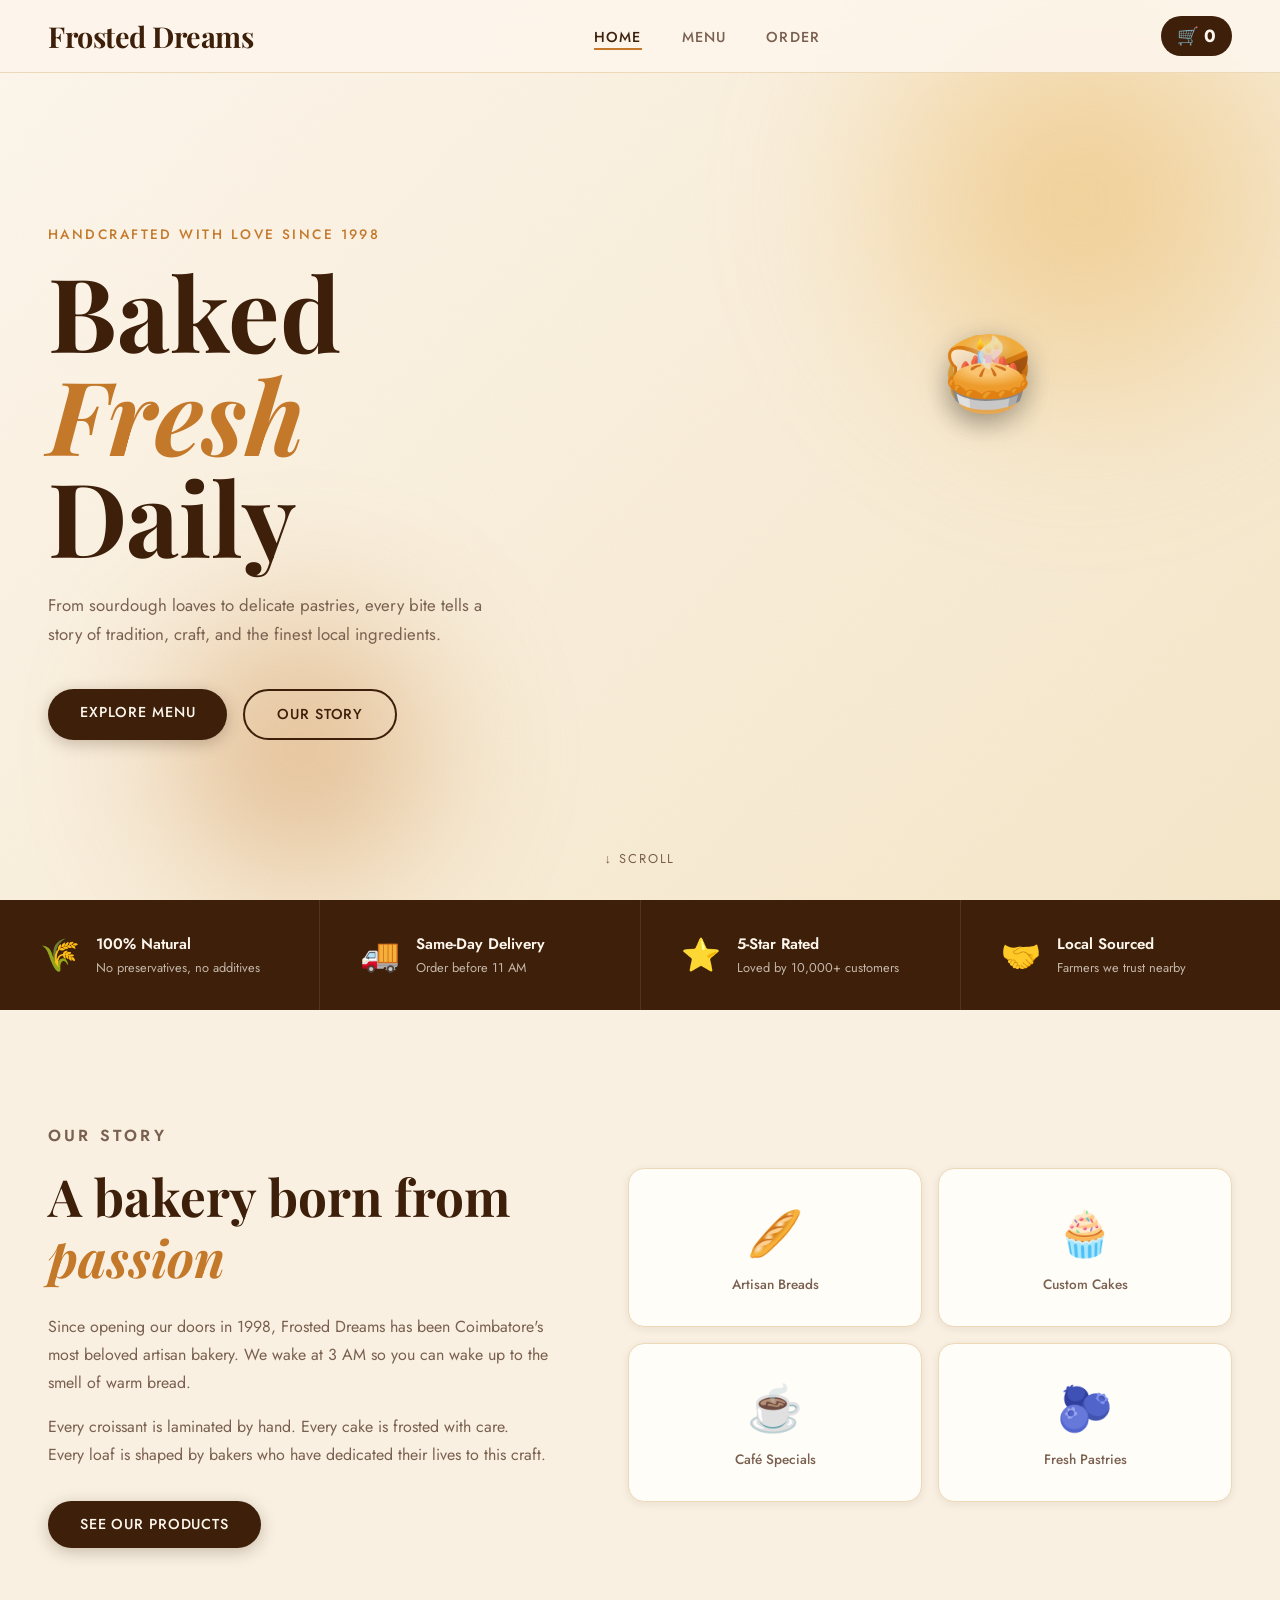
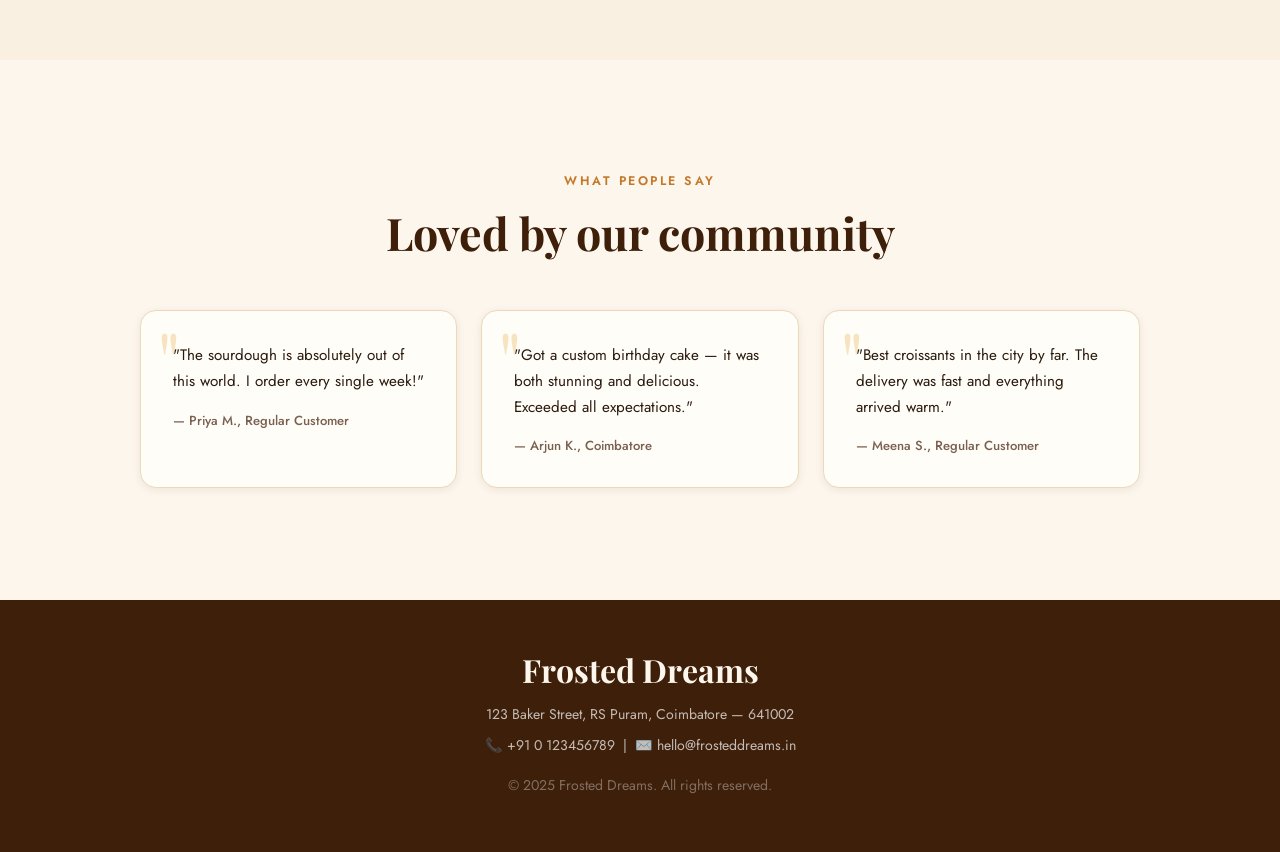
<file: templates/index.html>
<!DOCTYPE html>
<html lang="en">
<head>
  <meta charset="UTF-8" />
  <meta name="viewport" content="width=device-width, initial-scale=1.0"/>
  <title>Frosted Dreams</title>
  <link rel="stylesheet" href="/static/css/style.css"/>
  <link href="https://fonts.googleapis.com/css2?family=Playfair+Display:ital,wght@0,400;0,700;1,400&family=Jost:wght@300;400;500&display=swap" rel="stylesheet"/>
  <script src="/static/js/main.js"></script>
  <script src="/static/js/checkout.js"></script>
</head>
<body class="page-welcome">

  <!-- NAV -->
  <nav class="navbar">
    <div class="logo">Frosted Dreams</div>
    <ul class="nav-links">
      <li><a href="index.html" class="active">Home</a></li>
      <li><a href="products.html">Menu</a></li>
      <li><a href="checkout.html">Order</a></li>
      </ul>
    <div class="cart-icon" onclick="window.location='products.html'">
      🛒 <span id="cart-count">0</span>
    </div>
  </nav>

  <!-- HERO -->
  <section class="hero">
    <div class="hero-bg">
      <div class="blob blob-1"></div>
      <div class="blob blob-2"></div>
      <div class="grain"></div>
    </div>
    <div class="hero-content">
      <p class="hero-tagline">Handcrafted with love since 1998</p>
      <h1 class="hero-title">
        <span class="line">Baked</span>
        <span class="line italic">Fresh</span>
        <span class="line">Daily</span>
      </h1>
      <p class="hero-desc">From sourdough loaves to delicate pastries, every bite tells a story of tradition, craft, and the finest local ingredients.</p>
      <div class="hero-buttons">
        <a href="products.html" class="btn-primary">Explore Menu</a>
        <a href="#about" class="btn-ghost">Our Story</a>
      </div>
    </div>
    <div class="hero-visual">
      <div class="bread-icon-wrap">
        <div class="bread-anim">🥐</div>
        <div class="bread-anim delay-1">🍞</div>
        <div class="bread-anim delay-2">🎂</div>
        <div class="bread-anim delay-3">🥧</div>
      </div>
    </div>
    <div class="scroll-hint">↓ scroll</div>
  </section>

  <!-- FEATURES STRIP -->
  <section class="features">
    <div class="feature">
      <span class="feat-icon">🌾</span>
      <div>
        <h3>100% Natural</h3>
        <p>No preservatives, no additives</p>
      </div>
    </div>
    <div class="feature">
      <span class="feat-icon">🚚</span>
      <div>
        <h3>Same-Day Delivery</h3>
        <p>Order before 11 AM</p>
      </div>
    </div>
    <div class="feature">
      <span class="feat-icon">⭐</span>
      <div>
        <h3>5-Star Rated</h3>
        <p>Loved by 10,000+ customers</p>
      </div>
    </div>
    <div class="feature">
      <span class="feat-icon">🤝</span>
      <div>
        <h3>Local Sourced</h3>
        <p>Farmers we trust nearby</p>
      </div>
    </div>
  </section>

  <!-- ABOUT -->
  <section class="about" id="about">
    <div class="about-text">
      <p class="section-label">Our Story</p>
      <h2>A bakery born from <em>passion</em></h2>
      <p>Since opening our doors in 1998, Frosted Dreams has been Coimbatore's most beloved artisan bakery. We wake at 3 AM so you can wake up to the smell of warm bread.</p>
      <p>Every croissant is laminated by hand. Every cake is frosted with care. Every loaf is shaped by bakers who have dedicated their lives to this craft.</p>
      <a href="products.html" class="btn-primary">See Our Products</a>
    </div>
    <div class="about-grid">
      <div class="about-card">🥖<p>Artisan Breads</p></div>
      <div class="about-card">🧁<p>Custom Cakes</p></div>
      <div class="about-card">☕<p>Café Specials</p></div>
      <div class="about-card">🫐<p>Fresh Pastries</p></div>
    </div>
  </section>

  <!-- TESTIMONIALS -->
  <section class="testimonials">
    <p class="section-label">What people say</p>
    <h2>Loved by our community</h2>
    <div class="testi-grid">
      <div class="testi-card">
        <p>"The sourdough is absolutely out of this world. I order every single week!"</p>
        <div class="testi-author">— Priya M., Regular Customer</div>
      </div>
      <div class="testi-card">
        <p>"Got a custom birthday cake — it was both stunning and delicious. Exceeded all expectations."</p>
        <div class="testi-author">— Arjun K., Coimbatore</div>
      </div>
      <div class="testi-card">
        <p>"Best croissants in the city by far. The delivery was fast and everything arrived warm."</p>
        <div class="testi-author">— Meena S., Regular Customer</div>
      </div>
    </div>
  </section>

  <!-- FOOTER -->
  <footer class="footer">
    <div class="footer-brand">Frosted Dreams</div>
    <p>123 Baker Street, RS Puram, Coimbatore — 641002</p>
    <p>📞 +91 0 123456789 &nbsp;|&nbsp; ✉️ hello@frosteddreams.in</p>
    <p class="footer-copy">© 2025 Frosted Dreams. All rights reserved.</p>
  </footer>

  <script src="../static/js/main.js"></script>
</body>
</html>
</file>
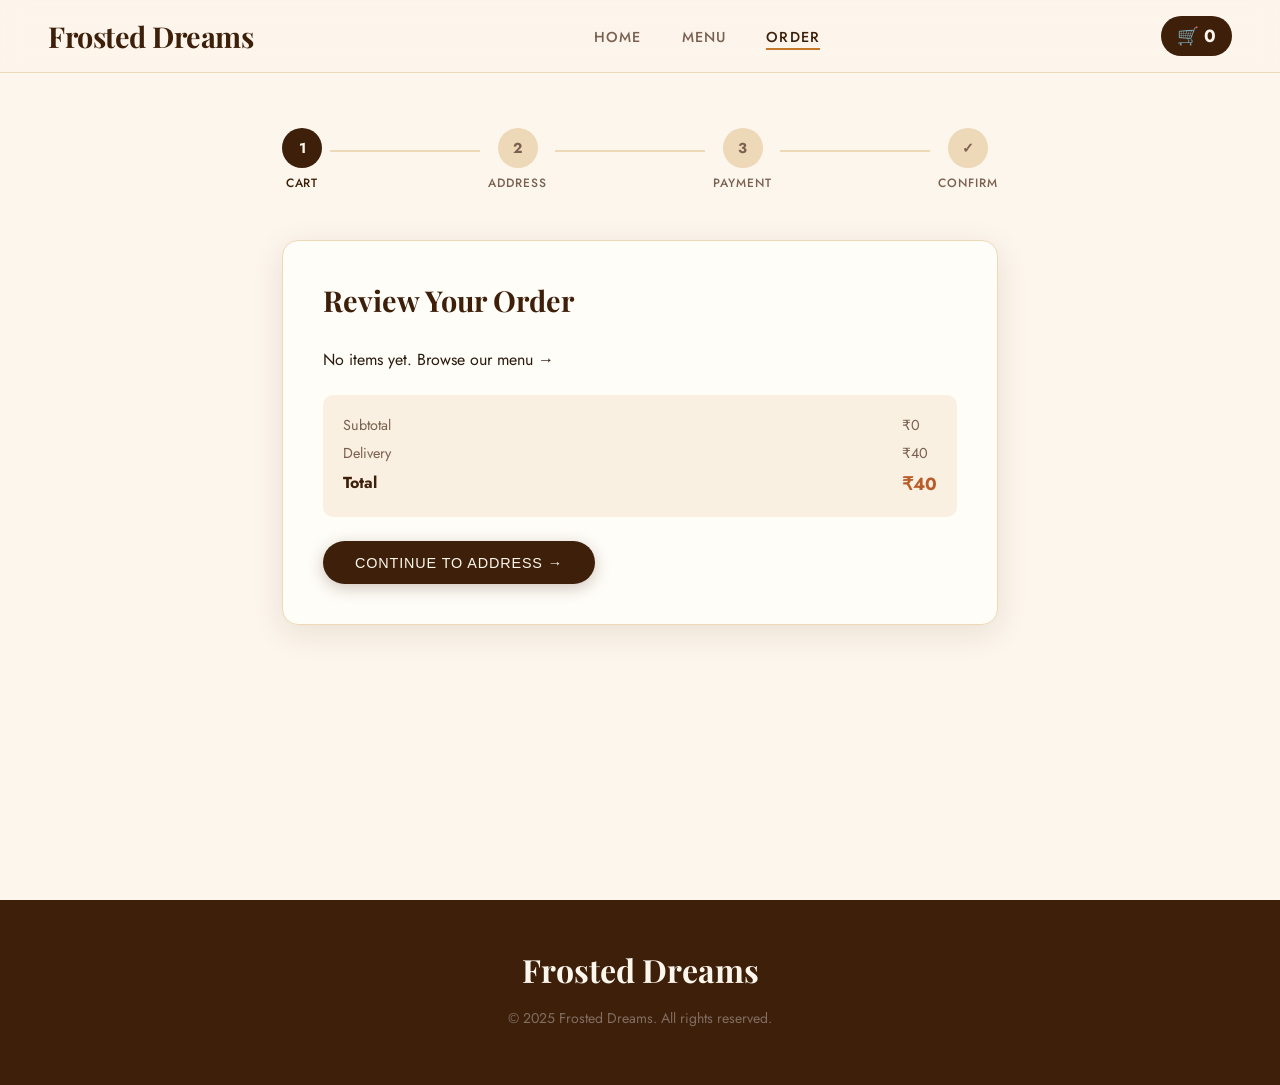
<file: templates/checkout.html>
<!DOCTYPE html>
<html lang="en">
<head>
  <meta charset="UTF-8"/>
  <meta name="viewport" content="width=device-width, initial-scale=1.0"/>
  <title>Checkout — Frosted Dreams</title>
  <link rel="stylesheet" href="/static/css/style.css"/>
  <link href="https://fonts.googleapis.com/css2?family=Playfair+Display:ital,wght@0,400;0,700;1,400&family=Jost:wght@300;400;500&display=swap" rel="stylesheet"/>
  <script src="/static/js/main.js"></script>
  <script src="/static/js/checkout.js"></script></head>
<body class="page-checkout">

  <!-- NAV -->
  <nav class="navbar">
    <div class="logo"><a href="index.html">Frosted Dreams</a></div>
    <ul class="nav-links">
      <li><a href="index.html">Home</a></li>
      <li><a href="products.html">Menu</a></li>
      <li><a href="checkout.html" class="active">Order</a></li>
    </ul>
    <div class="cart-icon" onclick="window.location='products.html'">
      🛒 <span id="cart-count">0</span>
    </div>
  </nav>

  <!-- CHECKOUT WRAPPER -->
  <main class="checkout-main">
    <!-- STEPPER -->
    <div class="stepper">
      <div class="step active" id="step-dot-1">
        <div class="step-circle">1</div>
        <span>Cart</span>
      </div>
      <div class="step-line"></div>
      <div class="step" id="step-dot-2">
        <div class="step-circle">2</div>
        <span>Address</span>
      </div>
      <div class="step-line"></div>
      <div class="step" id="step-dot-3">
        <div class="step-circle">3</div>
        <span>Payment</span>
      </div>
      <div class="step-line"></div>
      <div class="step" id="step-dot-4">
        <div class="step-circle">✓</div>
        <span>Confirm</span>
      </div>
    </div>

    <!-- FORM PANELS -->
    <div class="form-panels">

      <!-- STEP 1: CART REVIEW -->
      <div class="panel active" id="panel-1">
        <h2>Review Your Order</h2>
        <div class="order-review" id="orderReview">
          <p class="empty-cart">No items yet. <a href="products.html">Browse our menu →</a></p>
        </div>
        <div class="order-summary-total">
          <span>Subtotal</span><span>₹<span id="reviewSubtotal">0</span></span>
          <span>Delivery</span><span>₹40</span>
          <span class="total-label">Total</span><span class="total-val">₹<span id="reviewTotal">40</span></span>
        </div>
        <button class="btn-primary next-btn" onclick="goToStep(2)" id="toStep2">Continue to Address →</button>
      </div>

      <!-- STEP 2: DELIVERY ADDRESS -->
      <div class="panel" id="panel-2">
        <h2>Delivery Address</h2>
        <div class="form-grid animated-form">
          <div class="form-group full">
            <label>Full Name</label>
            <input type="text" id="fullName" placeholder="e.g. Priya Sharma" required/>
          </div>
          <div class="form-group">
            <label>Phone Number</label>
            <input type="tel" id="phone" placeholder="+91 98765 43210" required/>
          </div>
          <div class="form-group">
            <label>Email Address</label>
            <input type="email" id="email" placeholder="priya@email.com" required/>
          </div>
          <div class="form-group full">
            <label>Street Address</label>
            <input type="text" id="street" placeholder="House No, Street Name" required/>
          </div>
          <div class="form-group">
            <label>Area / Locality</label>
            <input type="text" id="area" placeholder="RS Puram" required/>
          </div>
          <div class="form-group">
            <label>City</label>
            <input type="text" id="city" value="Coimbatore" required/>
          </div>
          <div class="form-group">
            <label>State</label>
            <input type="text" id="state" value="Tamil Nadu" required/>
          </div>
          <div class="form-group">
            <label>PIN Code</label>
            <input type="text" id="pin" placeholder="641002" maxlength="6" required/>
          </div>
          <div class="form-group full">
            <label>Delivery Instructions <span class="optional">(optional)</span></label>
            <textarea id="instructions" placeholder="Leave at door, call on arrival, etc." rows="2"></textarea>
          </div>
          <div class="form-group full">
            <label>Preferred Delivery Time</label>
            <select id="deliveryTime">
              <option>ASAP (within 2 hours)</option>
              <option>Morning (8 AM – 12 PM)</option>
              <option>Afternoon (12 PM – 4 PM)</option>
              <option>Evening (4 PM – 8 PM)</option>
            </select>
          </div>
        </div>
        <div class="panel-nav">
          <button class="btn-ghost" onclick="goToStep(1)">← Back</button>
          <button class="btn-primary" onclick="validateAddress()">Continue to Payment →</button>
        </div>
      </div>

      <!-- STEP 3: PAYMENT -->
      <div class="panel" id="panel-3">
        <h2>Payment Method</h2>
        <div class="payment-options">
          <label class="payment-card selected" id="gpay-option">
            <input type="radio" name="payment" value="gpay" checked/>
            <div class="payment-card-inner">
              <div class="payment-logo gpay-logo">
                <span class="g">G</span><span class="pay">Pay</span>
              </div>
              <div>
                <strong>Google Pay</strong>
                <p>Pay instantly using UPI via Google Pay</p>
              </div>
              <span class="check-mark">✓</span>
            </div>
          </label>
          <label class="payment-card" id="upi-option">
            <input type="radio" name="payment" value="upi"/>
            <div class="payment-card-inner">
              <div class="payment-logo upi-logo">UPI</div>
              <div>
                <strong>Other UPI Apps</strong>
                <p>PhonePe, Paytm, BHIM, etc.</p>
              </div>
              <span class="check-mark">✓</span>
            </div>
          </label>
          <label class="payment-card" id="card-option">
            <input type="radio" name="payment" value="card"/>
            <div class="payment-card-inner">
              <div class="payment-logo card-logo">💳</div>
              <div>
                <strong>Credit / Debit Card</strong>
                <p>Visa, Mastercard, RuPay</p>
              </div>
              <span class="check-mark">✓</span>
            </div>
          </label>
          <label class="payment-card" id="cod-option">
            <input type="radio" name="payment" value="cod"/>
            <div class="payment-card-inner">
              <div class="payment-logo cash-logo">💵</div>
              <div>
                <strong>Cash on Delivery</strong>
                <p>Pay when your order arrives</p>
              </div>
              <span class="check-mark">✓</span>
            </div>
          </label>
        </div>

        <!-- Google Pay Panel -->
        <div class="gpay-panel" id="gpayPanel">
          <div class="gpay-box">
            <div class="gpay-header">
              <span class="g">G</span><span class="pay">Pay</span>
              <span class="gpay-secure">🔒 Secured by Google</span>
            </div>
            <p>UPI ID will receive a payment request</p>
            <div class="form-group">
              <label>Your UPI ID / Phone Number</label>
              <input type="text" id="upiId" placeholder="yourname@okicici or 9876543210"/>
            </div>
            <div class="gpay-amount">
              Amount: <strong>₹<span id="gpayAmount">0</span></strong>
            </div>
            <div class="gpay-brands">
              <span>Works with:</span>
              <span class="brand-badge">PhonePe</span>
              <span class="brand-badge">Paytm</span>
              <span class="brand-badge">BHIM</span>
              <span class="brand-badge">GPay</span>
            </div>
          </div>
        </div>

        <!-- Card Panel -->
        <div class="card-panel" id="cardPanel" style="display:none">
          <div class="card-form-wrap">
            <div class="form-group full">
              <label>Card Number</label>
              <input type="text" id="cardNumber" placeholder="1234 5678 9012 3456" maxlength="19"/>
            </div>
            <div class="form-group">
              <label>Expiry</label>
              <input type="text" id="expiry" placeholder="MM/YY" maxlength="5"/>
            </div>
            <div class="form-group">
              <label>CVV</label>
              <input type="password" id="cvv" placeholder="•••" maxlength="3"/>
            </div>
            <div class="form-group full">
              <label>Name on Card</label>
              <input type="text" id="cardName" placeholder="PRIYA SHARMA"/>
            </div>
          </div>
        </div>

        <!-- UPI Panel -->
        <div class="upi-panel" id="upiPanel" style="display:none">
          <div class="form-group">
            <label>Enter your UPI ID</label>
            <input type="text" placeholder="yourname@upi"/>
          </div>
        </div>

        <!-- COD Panel -->
        <div class="cod-panel" id="codPanel" style="display:none">
          <div class="cod-note">
            <span>💵</span>
            <p>Keep exact change ready. Our delivery partner will collect payment at your door.</p>
          </div>
        </div>

        <div class="order-final-total">
          <span>Order Total</span>
          <span>₹<span id="finalTotal">0</span></span>
        </div>

        <div class="panel-nav">
          <button class="btn-ghost" onclick="goToStep(2)">← Back</button>
          <button class="btn-primary" onclick="placeOrder()">Place Order 🎉</button>
        </div>
      </div>

      <!-- STEP 4: CONFIRMATION -->
      <div class="panel" id="panel-4">
        <div class="confirmation-anim">
          <div class="confirm-icon">🎉</div>
          <h2>Order Placed!</h2>
          <p class="confirm-sub">Thank you! Your order is confirmed and being prepared.</p>
          <div class="order-id">Order ID: <strong id="orderId">LF-000000</strong></div>
          <div class="confirm-details" id="confirmDetails"></div>
          <div class="confirm-timeline">
            <div class="timeline-item done">✅ Order Received</div>
            <div class="timeline-item">🧑‍🍳 Being Prepared</div>
            <div class="timeline-item">🚚 Out for Delivery</div>
            <div class="timeline-item">🏠 Delivered</div>
          </div>
          <a href="products.html" class="btn-primary">Order Again →</a>
        </div>
      </div>

    </div><!-- /form-panels -->
  </main>

  <!-- FOOTER -->
  <footer class="footer">
    <div class="footer-brand">Frosted Dreams</div>
    <p class="footer-copy">© 2025 Frosted Dreams. All rights reserved.</p>
  </footer>

  <script src="../static/js/main.js"></script>
  <script src="../static/js/checkout.js"></script>
</body>
</html>
</file>
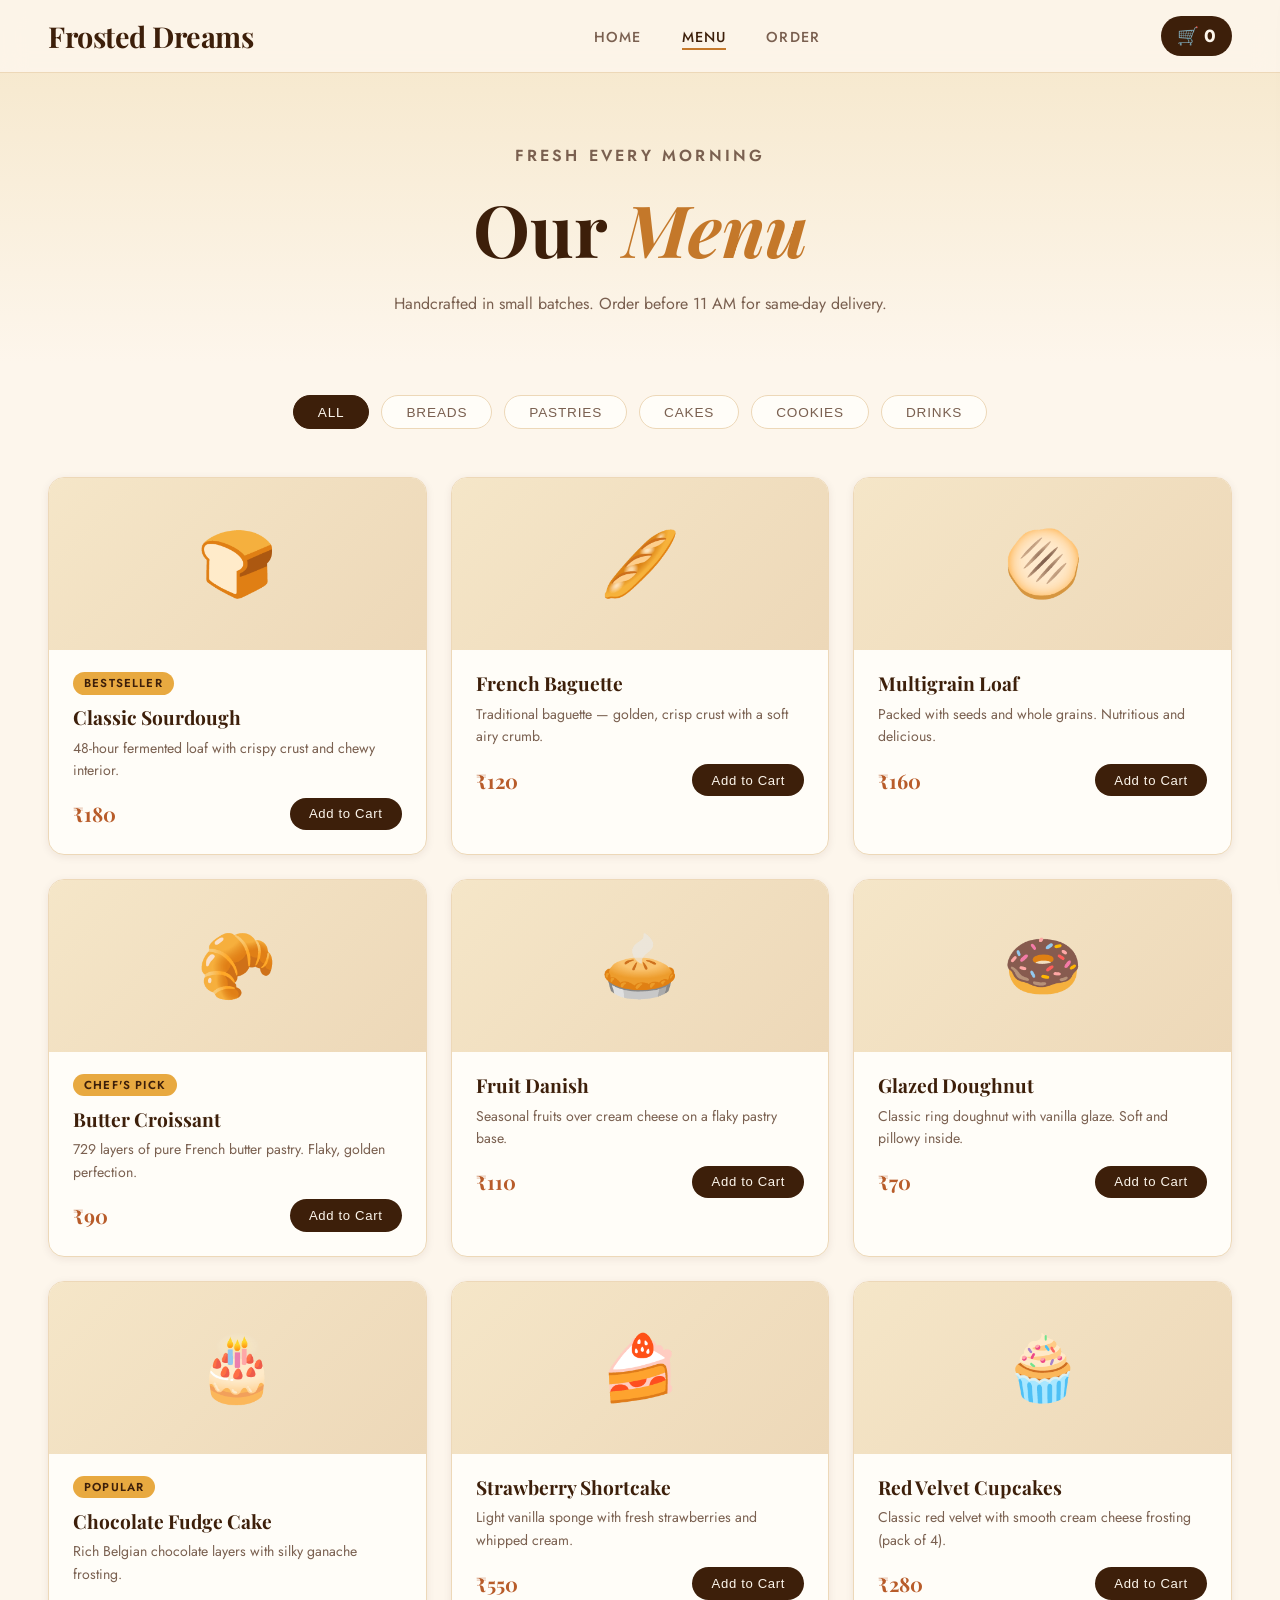
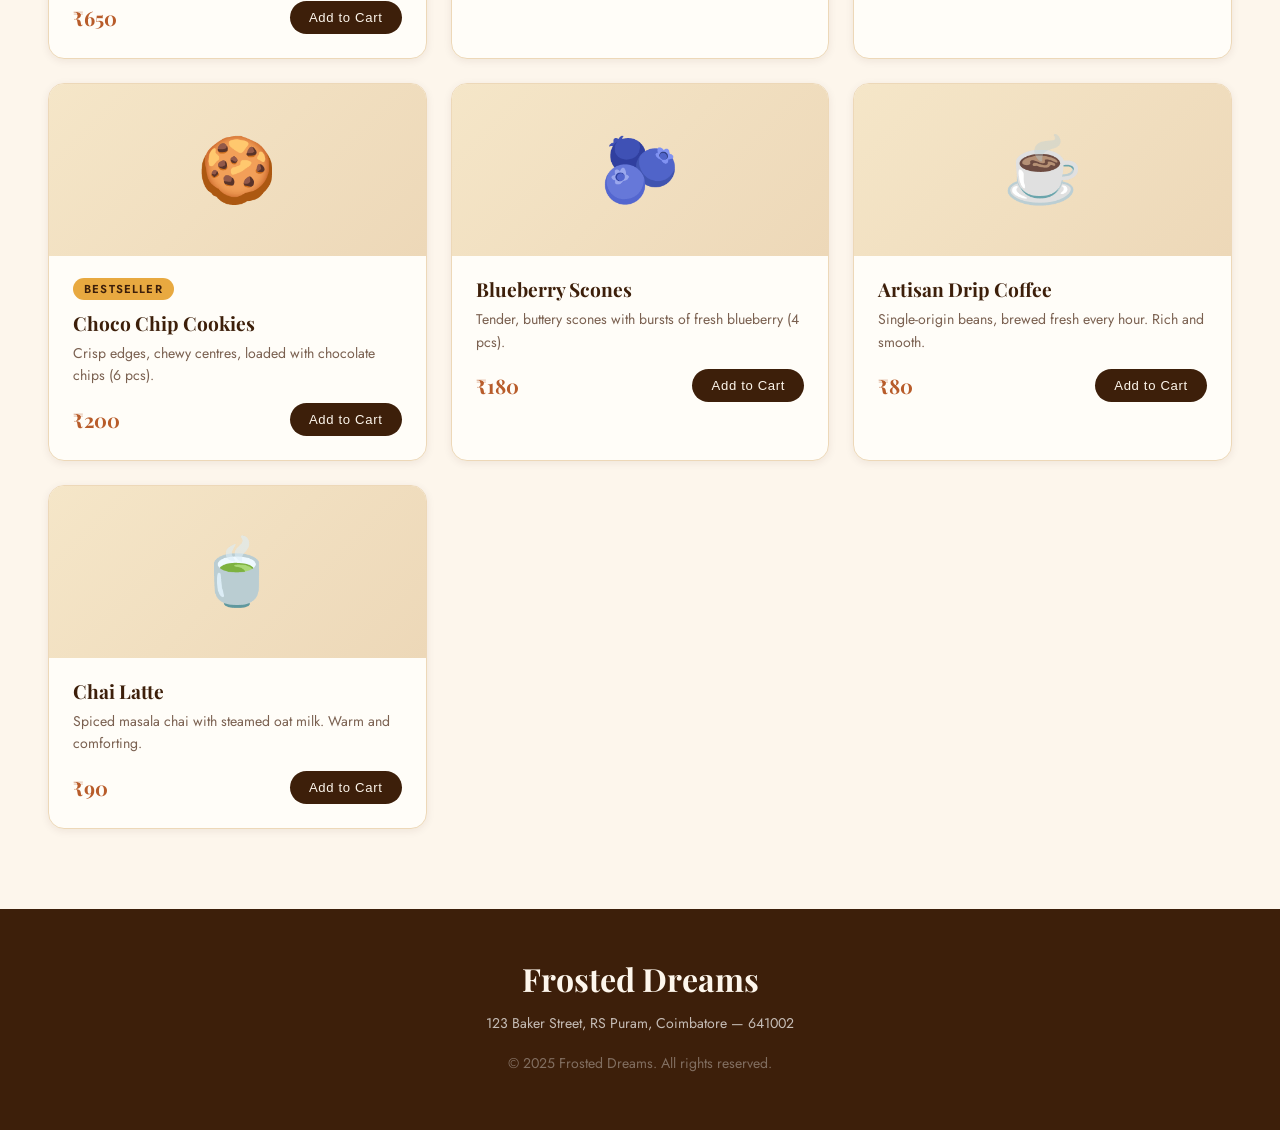
<file: templates/products.html>
<!DOCTYPE html>
<html lang="en">
<head>
  <meta charset="UTF-8"/>
  <meta name="viewport" content="width=device-width, initial-scale=1.0"/>
  <title>Menu — Frosted Dreams </title>
  <link rel="stylesheet" href="/static/css/style.css"/>
  <link href="https://fonts.googleapis.com/css2?family=Playfair+Display:ital,wght@0,400;0,700;1,400&family=Jost:wght@300;400;500&display=swap" rel="stylesheet"/>
  <script src="/static/js/main.js"></script>
  <script src="/static/js/checkout.js"></script></head>
<body class="page-products">

  <!-- NAV -->
  <nav class="navbar">
    <div class="logo"><a href="index.html">Frosted Dreams</a></div>
    <ul class="nav-links">
      <li><a href="index.html">Home</a></li>
      <li><a href="products.html" class="active">Menu</a></li>
      <li><a href="checkout.html">Order</a></li>
    </ul>
    <div class="cart-icon" onclick="toggleCart()">
      🛒 <span id="cart-count">0</span>
    </div>
  </nav>

  <!-- CART SIDEBAR -->
  <div class="cart-overlay" id="cartOverlay" onclick="toggleCart()"></div>
  <aside class="cart-sidebar" id="cartSidebar">
    <div class="cart-header">
      <h3>Your Cart</h3>
      <button onclick="toggleCart()" class="cart-close">✕</button>
    </div>
    <div class="cart-items" id="cartItems">
      <p class="cart-empty">Your cart is empty 🧺</p>
    </div>
    <div class="cart-footer">
      <div class="cart-total">Total: ₹<span id="cartTotal">0</span></div>
      <a href="checkout.html" class="btn-primary full-width" id="checkoutBtn" style="display:none">Proceed to Checkout →</a>
    </div>
  </aside>

  <!-- PAGE HEADER -->
  <section class="page-header">
    <p class="section-label">Fresh Every Morning</p>
    <h1>Our <em>Menu</em></h1>
    <p>Handcrafted in small batches. Order before 11 AM for same-day delivery.</p>
  </section>

  <!-- FILTER TABS -->
  <div class="filter-bar">
    <button class="filter-btn active" data-cat="all">All</button>
    <button class="filter-btn" data-cat="bread">Breads</button>
    <button class="filter-btn" data-cat="pastry">Pastries</button>
    <button class="filter-btn" data-cat="cake">Cakes</button>
    <button class="filter-btn" data-cat="cookie">Cookies</button>
    <button class="filter-btn" data-cat="drink">Drinks</button>
  </div>

  <!-- PRODUCTS GRID -->
  <section class="products-grid" id="productsGrid">
    <!-- Breads -->
    <div class="product-card" data-cat="bread">
      <div class="product-img">🍞</div>
      <div class="product-info">
        <span class="product-badge">Bestseller</span>
        <h3>Classic Sourdough</h3>
        <p>48-hour fermented loaf with crispy crust and chewy interior.</p>
        <div class="product-footer">
          <span class="price">₹180</span>
          <button class="add-to-cart" data-name="Classic Sourdough" data-price="180">Add to Cart</button>
        </div>
      </div>
    </div>
    <div class="product-card" data-cat="bread">
      <div class="product-img">🥖</div>
      <div class="product-info">
        <h3>French Baguette</h3>
        <p>Traditional baguette — golden, crisp crust with a soft airy crumb.</p>
        <div class="product-footer">
          <span class="price">₹120</span>
          <button class="add-to-cart" data-name="French Baguette" data-price="120">Add to Cart</button>
        </div>
      </div>
    </div>
    <div class="product-card" data-cat="bread">
      <div class="product-img">🫓</div>
      <div class="product-info">
        <h3>Multigrain Loaf</h3>
        <p>Packed with seeds and whole grains. Nutritious and delicious.</p>
        <div class="product-footer">
          <span class="price">₹160</span>
          <button class="add-to-cart" data-name="Multigrain Loaf" data-price="160">Add to Cart</button>
        </div>
      </div>
    </div>

    <!-- Pastries -->
    <div class="product-card" data-cat="pastry">
      <div class="product-img">🥐</div>
      <div class="product-info">
        <span class="product-badge">Chef's Pick</span>
        <h3>Butter Croissant</h3>
        <p>729 layers of pure French butter pastry. Flaky, golden perfection.</p>
        <div class="product-footer">
          <span class="price">₹90</span>
          <button class="add-to-cart" data-name="Butter Croissant" data-price="90">Add to Cart</button>
        </div>
      </div>
    </div>
    <div class="product-card" data-cat="pastry">
      <div class="product-img">🥧</div>
      <div class="product-info">
        <h3>Fruit Danish</h3>
        <p>Seasonal fruits over cream cheese on a flaky pastry base.</p>
        <div class="product-footer">
          <span class="price">₹110</span>
          <button class="add-to-cart" data-name="Fruit Danish" data-price="110">Add to Cart</button>
        </div>
      </div>
    </div>
    <div class="product-card" data-cat="pastry">
      <div class="product-img">🍩</div>
      <div class="product-info">
        <h3>Glazed Doughnut</h3>
        <p>Classic ring doughnut with vanilla glaze. Soft and pillowy inside.</p>
        <div class="product-footer">
          <span class="price">₹70</span>
          <button class="add-to-cart" data-name="Glazed Doughnut" data-price="70">Add to Cart</button>
        </div>
      </div>
    </div>

    <!-- Cakes -->
    <div class="product-card" data-cat="cake">
      <div class="product-img">🎂</div>
      <div class="product-info">
        <span class="product-badge">Popular</span>
        <h3>Chocolate Fudge Cake</h3>
        <p>Rich Belgian chocolate layers with silky ganache frosting.</p>
        <div class="product-footer">
          <span class="price">₹650</span>
          <button class="add-to-cart" data-name="Chocolate Fudge Cake" data-price="650">Add to Cart</button>
        </div>
      </div>
    </div>
    <div class="product-card" data-cat="cake">
      <div class="product-img">🍰</div>
      <div class="product-info">
        <h3>Strawberry Shortcake</h3>
        <p>Light vanilla sponge with fresh strawberries and whipped cream.</p>
        <div class="product-footer">
          <span class="price">₹550</span>
          <button class="add-to-cart" data-name="Strawberry Shortcake" data-price="550">Add to Cart</button>
        </div>
      </div>
    </div>
    <div class="product-card" data-cat="cake">
      <div class="product-img">🧁</div>
      <div class="product-info">
        <h3>Red Velvet Cupcakes</h3>
        <p>Classic red velvet with smooth cream cheese frosting (pack of 4).</p>
        <div class="product-footer">
          <span class="price">₹280</span>
          <button class="add-to-cart" data-name="Red Velvet Cupcakes" data-price="280">Add to Cart</button>
        </div>
      </div>
    </div>

    <!-- Cookies -->
    <div class="product-card" data-cat="cookie">
      <div class="product-img">🍪</div>
      <div class="product-info">
        <span class="product-badge">Bestseller</span>
        <h3>Choco Chip Cookies</h3>
        <p>Crisp edges, chewy centres, loaded with chocolate chips (6 pcs).</p>
        <div class="product-footer">
          <span class="price">₹200</span>
          <button class="add-to-cart" data-name="Choco Chip Cookies" data-price="200">Add to Cart</button>
        </div>
      </div>
    </div>
    <div class="product-card" data-cat="cookie">
      <div class="product-img">🫐</div>
      <div class="product-info">
        <h3>Blueberry Scones</h3>
        <p>Tender, buttery scones with bursts of fresh blueberry (4 pcs).</p>
        <div class="product-footer">
          <span class="price">₹180</span>
          <button class="add-to-cart" data-name="Blueberry Scones" data-price="180">Add to Cart</button>
        </div>
      </div>
    </div>

    <!-- Drinks -->
    <div class="product-card" data-cat="drink">
      <div class="product-img">☕</div>
      <div class="product-info">
        <h3>Artisan Drip Coffee</h3>
        <p>Single-origin beans, brewed fresh every hour. Rich and smooth.</p>
        <div class="product-footer">
          <span class="price">₹80</span>
          <button class="add-to-cart" data-name="Artisan Drip Coffee" data-price="80">Add to Cart</button>
        </div>
      </div>
    </div>
    <div class="product-card" data-cat="drink">
      <div class="product-img">🍵</div>
      <div class="product-info">
        <h3>Chai Latte</h3>
        <p>Spiced masala chai with steamed oat milk. Warm and comforting.</p>
        <div class="product-footer">
          <span class="price">₹90</span>
          <button class="add-to-cart" data-name="Chai Latte" data-price="90">Add to Cart</button>
        </div>
      </div>
    </div>
  </section>

  <!-- FOOTER -->
  <footer class="footer">
    <div class="footer-brand">Frosted Dreams</div>
    <p>123 Baker Street, RS Puram, Coimbatore — 641002</p>
    <p class="footer-copy">© 2025 Frosted Dreams. All rights reserved.</p>
  </footer>

  <script src="../static/js/main.js"></script>
</body>
</html>
</file>
<file: static/css/style.css>
/* ============================================
   LA FARINE BAKERY — STYLESHEET
   Aesthetic: Warm Artisan / Editorial Luxury
   ============================================ */

/* FONTS & RESET */
*, *::before, *::after { box-sizing: border-box; margin: 0; padding: 0; }

:root {
  --cream:    #FDF6EC;
  --warm-bg:  #F9F0E1;
  --brown:    #3D1F0A;
  --caramel:  #C4782A;
  --gold:     #E8A940;
  --rust:     #B85C2A;
  --text:     #2B1A0E;
  --muted:    #7A6050;
  --white:    #FFFFFF;
  --card-bg:  #FFFDF8;
  --border:   #EDD8B8;
  --shadow:   0 8px 32px rgba(61,31,10,.10);
  --shadow-sm:0 2px 8px rgba(61,31,10,.08);
  --radius:   16px;
  --radius-sm:10px;
  font-family: 'Jost', sans-serif;
  scroll-behavior: smooth;
}

body { background: var(--cream); color: var(--text); overflow-x: hidden; }
a { text-decoration: none; color: inherit; }
em { font-style: italic; color: var(--caramel); }

/* ===== NAVBAR ===== */
.navbar {
  position: fixed; top: 0; left: 0; right: 0; z-index: 1000;
  display: flex; align-items: center; justify-content: space-between;
  padding: 1rem 3rem;
  background: rgba(253,246,236,.9);
  backdrop-filter: blur(12px);
  border-bottom: 1px solid var(--border);
  transition: all .3s;
}
.navbar.scrolled { padding: .7rem 3rem; box-shadow: var(--shadow-sm); }
.logo {
  font-family: 'Playfair Display', serif;
  font-size: 1.8rem;
  font-weight: 700;
  color: var(--brown);
  letter-spacing: -0.5px;
}
.logo a { color: var(--brown); }
.nav-links { display: flex; gap: 2.5rem; list-style: none; }
.nav-links a {
  font-size: .9rem; font-weight: 500; letter-spacing: 0.08em;
  text-transform: uppercase; color: var(--muted);
  transition: color .2s; position: relative; padding-bottom: 3px;
}
.nav-links a::after {
  content:''; position: absolute; bottom: 0; left: 0;
  width: 0; height: 2px; background: var(--caramel);
  transition: width .3s;
}
.nav-links a:hover, .nav-links a.active { color: var(--brown); }
.nav-links a:hover::after, .nav-links a.active::after { width: 100%; }
.cart-icon {
  cursor: pointer; font-size: 1.1rem; font-weight: 500;
  background: var(--brown); color: var(--cream);
  padding: .45rem 1rem; border-radius: 50px;
  transition: background .2s; user-select: none;
}
.cart-icon:hover { background: var(--caramel); }
#cart-count { font-weight: 700; }

/* ===== BUTTONS ===== */
.btn-primary {
  display: inline-block;
  background: var(--brown); color: var(--cream);
  padding: .85rem 2rem; border-radius: 50px;
  font-size: .9rem; font-weight: 500; letter-spacing: 0.06em;
  text-transform: uppercase; border: none; cursor: pointer;
  transition: background .2s, transform .15s, box-shadow .2s;
  box-shadow: 0 4px 16px rgba(61,31,10,.25);
}
.btn-primary:hover {
  background: var(--caramel);
  transform: translateY(-2px);
  box-shadow: 0 8px 24px rgba(196,120,42,.35);
}
.btn-ghost {
  display: inline-block;
  background: transparent; color: var(--brown);
  padding: .85rem 2rem; border-radius: 50px;
  font-size: .9rem; font-weight: 500; letter-spacing: 0.06em;
  text-transform: uppercase; border: 2px solid var(--brown);
  cursor: pointer; transition: all .2s;
}
.btn-ghost:hover { background: var(--brown); color: var(--cream); }
.full-width { width: 100%; text-align: center; }

/* ===== HERO ===== */
.hero {
  min-height: 100vh;
  display: flex; align-items: center;
  padding: 8rem 3rem 4rem;
  position: relative; overflow: hidden;
  background: linear-gradient(135deg, #FDF6EC 0%, #F5E6C8 100%);
}
.hero-bg { position: absolute; inset: 0; z-index: 0; }
.blob {
  position: absolute; border-radius: 50%;
  filter: blur(60px); opacity: .5;
}
.blob-1 {
  width: 600px; height: 600px;
  background: radial-gradient(circle, #E8A940 0%, transparent 70%);
  top: -100px; right: -100px;
  animation: floatBlob 8s ease-in-out infinite;
}
.blob-2 {
  width: 400px; height: 400px;
  background: radial-gradient(circle, #C4782A 0%, transparent 70%);
  bottom: -50px; left: 100px;
  animation: floatBlob 10s ease-in-out infinite reverse;
}
.grain {
  position: absolute; inset: 0; opacity: .04;
  background-image: url("data:image/svg+xml,%3Csvg viewBox='0 0 256 256' xmlns='http://www.w3.org/2000/svg'%3E%3Cfilter id='noise'%3E%3CfeTurbulence type='fractalNoise' baseFrequency='0.9' numOctaves='4' stitchTiles='stitch'/%3E%3C/filter%3E%3Crect width='100%25' height='100%25' filter='url(%23noise)'/%3E%3C/svg%3E");
  background-size: 200px 200px;
}
@keyframes floatBlob {
  0%, 100% { transform: translateY(0) scale(1); }
  50% { transform: translateY(-30px) scale(1.05); }
}
.hero-content {
  position: relative; z-index: 1;
  max-width: 600px;
  animation: heroIn .9s cubic-bezier(.22,.61,.36,1) both;
}
@keyframes heroIn {
  from { opacity: 0; transform: translateY(40px); }
  to   { opacity: 1; transform: translateY(0); }
}
.hero-tagline {
  font-size: .85rem; font-weight: 500; letter-spacing: .18em;
  text-transform: uppercase; color: var(--caramel);
  margin-bottom: 1rem;
}
.hero-title {
  font-family: 'Playfair Display', serif;
  font-size: clamp(3.5rem, 8vw, 6.5rem);
  line-height: 1.0;
  color: var(--brown);
  margin-bottom: 1.5rem;
}
.hero-title .line { display: block; }
.hero-title .italic { font-style: italic; color: var(--caramel); }
.hero-desc {
  font-size: 1.05rem; line-height: 1.7;
  color: var(--muted); max-width: 460px;
  margin-bottom: 2.5rem;
}
.hero-buttons { display: flex; gap: 1rem; flex-wrap: wrap; }
.hero-visual {
  position: absolute; right: 6%; top: 50%;
  transform: translateY(-50%);
  z-index: 1;
}
.bread-icon-wrap { position: relative; width: 260px; height: 260px; }
.bread-anim {
  position: absolute;
  font-size: 4.5rem;
  animation: orbitBread 12s linear infinite;
  filter: drop-shadow(0 8px 16px rgba(0,0,0,.15));
}
.bread-anim:nth-child(1) { animation-delay: 0s; }
.bread-anim.delay-1 { animation-delay: -3s; }
.bread-anim.delay-2 { animation-delay: -6s; }
.bread-anim.delay-3 { animation-delay: -9s; }
@keyframes orbitBread {
  from { transform: rotate(0deg) translateX(110px) rotate(0deg); }
  to   { transform: rotate(360deg) translateX(110px) rotate(-360deg); }
}
.scroll-hint {
  position: absolute; bottom: 2rem; left: 50%;
  transform: translateX(-50%);
  font-size: .8rem; letter-spacing: .15em;
  text-transform: uppercase; color: var(--muted);
  animation: bounce 2s ease-in-out infinite;
}
@keyframes bounce {
  0%, 100% { transform: translateX(-50%) translateY(0); }
  50%       { transform: translateX(-50%) translateY(8px); }
}

/* ===== FEATURES ===== */
.features {
  display: flex; gap: 0;
  background: var(--brown); color: var(--cream);
}
.feature {
  flex: 1; display: flex; align-items: center; gap: 1rem;
  padding: 2rem 2.5rem;
  border-right: 1px solid rgba(255,255,255,.1);
  transition: background .3s;
}
.feature:last-child { border-right: none; }
.feature:hover { background: var(--caramel); }
.feat-icon { font-size: 2rem; flex-shrink: 0; }
.feature h3 { font-size: .95rem; font-weight: 600; margin-bottom: .2rem; }
.feature p  { font-size: .8rem; opacity: .7; }

/* ===== ABOUT ===== */
.about {
  display: flex; gap: 5rem; align-items: center;
  padding: 7rem 3rem;
  background: var(--warm-bg);
}
.about-text { flex: 1; max-width: 500px; }
.section-label {
  font-size: .78rem; font-weight: 600; letter-spacing: .2em;
  text-transform: uppercase; color: var(--caramel);
  margin-bottom: .8rem; display: block;
}
.about-text h2 {
  font-family: 'Playfair Display', serif;
  font-size: clamp(2rem, 4vw, 3.2rem);
  line-height: 1.2; color: var(--brown);
  margin-bottom: 1.5rem;
}
.about-text p { color: var(--muted); line-height: 1.75; margin-bottom: 1rem; font-size: 1rem; }
.about-text .btn-primary { margin-top: 1rem; }
.about-grid {
  flex: 1; display: grid;
  grid-template-columns: 1fr 1fr;
  gap: 1rem;
}
.about-card {
  background: var(--card-bg);
  border: 1px solid var(--border);
  border-radius: var(--radius);
  padding: 2rem 1.5rem;
  text-align: center;
  font-size: 2.8rem;
  box-shadow: var(--shadow-sm);
  transition: transform .3s, box-shadow .3s;
  cursor: default;
}
.about-card:hover { transform: translateY(-6px); box-shadow: var(--shadow); }
.about-card p { font-size: .85rem; font-weight: 500; color: var(--muted); margin-top: .5rem; }

/* ===== TESTIMONIALS ===== */
.testimonials {
  padding: 7rem 3rem;
  background: var(--cream);
  text-align: center;
}
.testimonials h2 {
  font-family: 'Playfair Display', serif;
  font-size: clamp(1.8rem, 4vw, 2.8rem);
  color: var(--brown);
  margin-bottom: 3rem;
}
.testi-grid { display: grid; grid-template-columns: repeat(3,1fr); gap: 1.5rem; max-width: 1000px; margin: 0 auto; }
.testi-card {
  background: var(--card-bg);
  border: 1px solid var(--border);
  border-radius: var(--radius);
  padding: 2rem;
  text-align: left;
  position: relative;
  box-shadow: var(--shadow-sm);
}
.testi-card::before {
  content: '"';
  font-family: 'Playfair Display', serif;
  font-size: 5rem; line-height: 1;
  color: var(--gold); opacity: .3;
  position: absolute; top: .5rem; left: 1rem;
}
.testi-card p { font-size: .95rem; line-height: 1.7; color: var(--text); position: relative; margin-bottom: 1rem; }
.testi-author { font-size: .82rem; font-weight: 500; color: var(--muted); }

/* ===== PRODUCTS PAGE ===== */
.page-header {
  padding: 9rem 3rem 3rem;
  text-align: center;
  background: linear-gradient(180deg, #F5E6C8 0%, var(--cream) 100%);
}
.page-header h1 {
  font-family: 'Playfair Display', serif;
  font-size: clamp(2.5rem, 6vw, 4.5rem);
  color: var(--brown); margin: .5rem 0 1rem;
}
.page-header p { color: var(--muted); font-size: 1rem; }

.filter-bar {
  display: flex; gap: .75rem; justify-content: center;
  padding: 2rem 3rem; flex-wrap: wrap;
}
.filter-btn {
  padding: .55rem 1.5rem; border-radius: 50px;
  font-size: .85rem; font-weight: 500; letter-spacing: .06em;
  text-transform: uppercase; cursor: pointer;
  border: 1.5px solid var(--border);
  background: var(--card-bg); color: var(--muted);
  transition: all .2s;
}
.filter-btn:hover, .filter-btn.active {
  background: var(--brown); color: var(--cream); border-color: var(--brown);
}

.products-grid {
  display: grid;
  grid-template-columns: repeat(auto-fill, minmax(280px, 1fr));
  gap: 1.5rem;
  padding: 1rem 3rem 5rem;
  max-width: 1280px; margin: 0 auto;
}
.product-card {
  background: var(--card-bg);
  border: 1px solid var(--border);
  border-radius: var(--radius);
  overflow: hidden;
  box-shadow: var(--shadow-sm);
  transition: transform .3s, box-shadow .3s;
  animation: cardIn .5s ease both;
}
@keyframes cardIn {
  from { opacity: 0; transform: translateY(20px); }
  to   { opacity: 1; transform: translateY(0); }
}
.product-card:hover { transform: translateY(-8px); box-shadow: var(--shadow); }
.product-card.hidden { display: none; }
.product-img {
  background: linear-gradient(135deg, #F5E6C8, #EDD8B8);
  font-size: 4rem; text-align: center;
  padding: 2.5rem 1rem;
  transition: transform .3s;
}
.product-card:hover .product-img { transform: scale(1.05); }
.product-info { padding: 1.25rem 1.5rem 1.5rem; }
.product-badge {
  display: inline-block; font-size: .72rem; font-weight: 600;
  letter-spacing: .1em; text-transform: uppercase;
  background: var(--gold); color: var(--brown);
  padding: .2rem .7rem; border-radius: 50px;
  margin-bottom: .6rem;
}
.product-info h3 {
  font-family: 'Playfair Display', serif;
  font-size: 1.2rem; color: var(--brown);
  margin-bottom: .4rem;
}
.product-info p { font-size: .88rem; color: var(--muted); line-height: 1.6; margin-bottom: 1rem; }
.product-footer { display: flex; align-items: center; justify-content: space-between; }
.price {
  font-size: 1.25rem; font-weight: 700; color: var(--rust);
  font-family: 'Playfair Display', serif;
}
.add-to-cart {
  background: var(--brown); color: var(--cream);
  border: none; padding: .55rem 1.2rem;
  border-radius: 50px; font-size: .82rem; font-weight: 500;
  cursor: pointer; transition: background .2s, transform .1s;
  letter-spacing: .05em;
}
.add-to-cart:hover { background: var(--caramel); transform: scale(1.04); }
.add-to-cart.added { background: #2d7a3a; }

/* CART SIDEBAR */
.cart-overlay {
  display: none; position: fixed; inset: 0;
  background: rgba(0,0,0,.4); z-index: 1500;
}
.cart-overlay.open { display: block; }
.cart-sidebar {
  position: fixed; top: 0; right: -420px; bottom: 0;
  width: 380px; background: var(--card-bg);
  z-index: 1600; box-shadow: -4px 0 40px rgba(0,0,0,.15);
  transition: right .35s cubic-bezier(.4,0,.2,1);
  display: flex; flex-direction: column;
  border-left: 1px solid var(--border);
}
.cart-sidebar.open { right: 0; }
.cart-header {
  display: flex; align-items: center; justify-content: space-between;
  padding: 1.5rem; border-bottom: 1px solid var(--border);
}
.cart-header h3 {
  font-family: 'Playfair Display', serif;
  font-size: 1.4rem; color: var(--brown);
}
.cart-close {
  background: none; border: none; font-size: 1.2rem;
  cursor: pointer; color: var(--muted);
  width: 2rem; height: 2rem; border-radius: 50%;
  display: flex; align-items: center; justify-content: center;
  transition: background .2s;
}
.cart-close:hover { background: var(--border); }
.cart-items { flex: 1; overflow-y: auto; padding: 1rem 1.5rem; }
.cart-empty { text-align: center; color: var(--muted); margin-top: 3rem; font-size: .95rem; }
.cart-item {
  display: flex; align-items: center; gap: 1rem;
  padding: .9rem 0; border-bottom: 1px solid var(--border);
}
.cart-item-emoji { font-size: 1.8rem; width: 3rem; text-align: center; }
.cart-item-info { flex: 1; }
.cart-item-info h4 { font-size: .9rem; font-weight: 600; color: var(--brown); }
.cart-item-info p { font-size: .82rem; color: var(--muted); }
.cart-item-remove {
  background: none; border: none; cursor: pointer;
  color: var(--muted); font-size: 1rem;
  transition: color .2s;
}
.cart-item-remove:hover { color: #c0392b; }
.cart-footer { padding: 1.5rem; border-top: 1px solid var(--border); }
.cart-total {
  display: flex; justify-content: space-between;
  font-size: 1.1rem; font-weight: 700; color: var(--brown);
  margin-bottom: 1rem;
}

/* ===== CHECKOUT PAGE ===== */
.checkout-main {
  min-height: 100vh;
  padding: 8rem 2rem 4rem;
  max-width: 780px; margin: 0 auto;
}

/* STEPPER */
.stepper {
  display: flex; align-items: center;
  margin-bottom: 3rem;
}
.step {
  display: flex; flex-direction: column; align-items: center; gap: .4rem;
  flex-shrink: 0;
}
.step-circle {
  width: 2.5rem; height: 2.5rem; border-radius: 50%;
  display: flex; align-items: center; justify-content: center;
  font-size: .9rem; font-weight: 700;
  background: var(--border); color: var(--muted);
  transition: all .3s;
}
.step.active .step-circle  { background: var(--brown); color: var(--cream); }
.step.done .step-circle     { background: #2d7a3a; color: white; }
.step span {
  font-size: .75rem; font-weight: 500; letter-spacing: .08em;
  text-transform: uppercase; color: var(--muted);
  transition: color .3s;
}
.step.active span { color: var(--brown); }
.step-line {
  flex: 1; height: 2px;
  background: var(--border);
  margin: 0 .5rem; margin-bottom: 1.2rem;
  transition: background .4s;
}
.step-line.done { background: var(--brown); }

/* PANELS */
.form-panels { position: relative; }
.panel {
  display: none; opacity: 0;
  animation: panelIn .5s cubic-bezier(.22,.61,.36,1) forwards;
  background: var(--card-bg);
  border: 1px solid var(--border);
  border-radius: var(--radius);
  padding: 2.5rem;
  box-shadow: var(--shadow);
}
.panel.active { display: block; }
@keyframes panelIn {
  from { opacity: 0; transform: translateX(30px); }
  to   { opacity: 1; transform: translateX(0); }
}
.panel h2 {
  font-family: 'Playfair Display', serif;
  font-size: 1.8rem; color: var(--brown);
  margin-bottom: 1.8rem;
}

/* ORDER REVIEW */
.order-review { margin-bottom: 1.5rem; }
.review-item {
  display: flex; justify-content: space-between; align-items: center;
  padding: .9rem 0; border-bottom: 1px solid var(--border);
  font-size: .95rem;
}
.review-item-name { color: var(--text); font-weight: 500; }
.review-item-price { color: var(--rust); font-weight: 600; }
.remove-item-btn {
  background: none; border: none; cursor: pointer;
  font-size: .9rem; color: var(--muted); margin-left: .75rem;
  transition: color .2s;
}
.remove-item-btn:hover { color: #c0392b; }
.order-summary-total {
  display: grid; grid-template-columns: 1fr auto;
  gap: .5rem; padding: 1.25rem;
  background: var(--warm-bg); border-radius: var(--radius-sm);
  margin-bottom: 1.5rem; font-size: .9rem; color: var(--muted);
}
.total-label { font-weight: 700; color: var(--brown); font-size: 1rem; }
.total-val   { font-weight: 700; color: var(--rust); font-size: 1.1rem; }

/* ADDRESS FORM */
.form-grid { display: grid; grid-template-columns: 1fr 1fr; gap: 1.25rem; }
.form-group { display: flex; flex-direction: column; gap: .45rem; }
.form-group.full { grid-column: 1 / -1; }
.form-group label {
  font-size: .8rem; font-weight: 600; letter-spacing: .08em;
  text-transform: uppercase; color: var(--muted);
}
.optional { font-weight: 400; text-transform: none; letter-spacing: 0; opacity: .7; }
.form-group input, .form-group textarea, .form-group select {
  padding: .75rem 1rem;
  border: 1.5px solid var(--border); border-radius: var(--radius-sm);
  background: var(--cream); color: var(--text);
  font-family: 'Jost', sans-serif; font-size: .95rem;
  transition: border-color .2s, box-shadow .2s;
  outline: none;
}
.form-group input:focus, .form-group textarea:focus, .form-group select:focus {
  border-color: var(--caramel);
  box-shadow: 0 0 0 3px rgba(196,120,42,.12);
}
.form-group input.error { border-color: #c0392b; }

/* ANIMATED FORM FIELDS */
.animated-form .form-group {
  opacity: 0; transform: translateY(16px);
  animation: fieldIn .4s ease forwards;
}
.animated-form .form-group:nth-child(1) { animation-delay: .05s; }
.animated-form .form-group:nth-child(2) { animation-delay: .1s; }
.animated-form .form-group:nth-child(3) { animation-delay: .15s; }
.animated-form .form-group:nth-child(4) { animation-delay: .2s; }
.animated-form .form-group:nth-child(5) { animation-delay: .25s; }
.animated-form .form-group:nth-child(6) { animation-delay: .3s; }
.animated-form .form-group:nth-child(7) { animation-delay: .35s; }
.animated-form .form-group:nth-child(8) { animation-delay: .4s; }
.animated-form .form-group:nth-child(9) { animation-delay: .45s; }
.animated-form .form-group:nth-child(10) { animation-delay: .5s; }
@keyframes fieldIn {
  to { opacity: 1; transform: translateY(0); }
}

.panel-nav {
  display: flex; justify-content: space-between;
  margin-top: 2rem; gap: 1rem;
}

/* PAYMENT OPTIONS */
.payment-options { display: flex; flex-direction: column; gap: .9rem; margin-bottom: 1.5rem; }
.payment-card { cursor: pointer; }
.payment-card input[type="radio"] { display: none; }
.payment-card-inner {
  display: flex; align-items: center; gap: 1rem;
  padding: 1rem 1.25rem;
  border: 2px solid var(--border);
  border-radius: var(--radius-sm);
  background: var(--cream);
  transition: all .2s;
}
.payment-card.selected .payment-card-inner,
.payment-card:hover .payment-card-inner {
  border-color: var(--brown);
  background: #FFF8F0;
  box-shadow: 0 0 0 3px rgba(61,31,10,.06);
}
.payment-logo {
  width: 3rem; height: 3rem; border-radius: 8px;
  display: flex; align-items: center; justify-content: center;
  font-size: 1.5rem; font-weight: 800; flex-shrink: 0;
}
.gpay-logo { background: #1a73e8; color: white; font-size: 1rem; gap: 1px; }
.gpay-logo .g { color: #fff; font-size: 1.3rem; font-weight: 700; }
.gpay-logo .pay { color: #fff; font-size: .9rem; font-weight: 600; }
.upi-logo { background: #097939; color: white; font-size: .85rem; }
.card-logo { background: #6c47ff; font-size: 1.3rem; }
.cash-logo { background: #2d7a3a; font-size: 1.3rem; }
.payment-card-inner > div:not(.payment-logo) { flex: 1; }
.payment-card-inner strong { font-size: .95rem; color: var(--brown); display: block; margin-bottom: .15rem; }
.payment-card-inner p { font-size: .8rem; color: var(--muted); }
.check-mark {
  opacity: 0; font-size: 1.1rem; color: #2d7a3a;
  transition: opacity .2s;
}
.payment-card.selected .check-mark { opacity: 1; }

/* GPay Box */
.gpay-box {
  background: linear-gradient(135deg, #e8f0fe, #d2e3fc);
  border: 1px solid #a8c7fa;
  border-radius: var(--radius); padding: 1.5rem;
  margin-bottom: 1.25rem;
}
.gpay-header {
  display: flex; align-items: center; gap: .5rem;
  margin-bottom: .75rem;
}
.gpay-header .g  { color: #4285F4; font-size: 1.8rem; font-weight: 800; }
.gpay-header .pay{ color: #1a73e8; font-size: 1.2rem; font-weight: 700; }
.gpay-secure { font-size: .78rem; color: #5f6368; margin-left: auto; }
.gpay-box > p { font-size: .88rem; color: #444; margin-bottom: 1rem; }
.gpay-amount {
  background: white; padding: .75rem 1rem;
  border-radius: var(--radius-sm); text-align: center;
  font-size: .95rem; color: #444; margin-top: 1rem;
}
.gpay-amount strong { color: #1a73e8; font-size: 1.1rem; }
.gpay-brands { display: flex; align-items: center; gap: .5rem; flex-wrap: wrap; margin-top: 1rem; font-size: .78rem; color: #5f6368; }
.brand-badge { background: white; padding: .2rem .6rem; border-radius: 4px; font-size: .75rem; color: #444; }
.card-form-wrap, .upi-panel, .cod-panel { padding: 1.25rem; background: var(--warm-bg); border-radius: var(--radius); margin-bottom: 1.25rem; }
.card-form-wrap { display: grid; grid-template-columns: 1fr 1fr; gap: 1rem; }
.cod-note { display: flex; gap: 1rem; align-items: flex-start; }
.cod-note span { font-size: 2rem; }
.cod-note p { font-size: .9rem; color: var(--muted); line-height: 1.6; }
.order-final-total {
  display: flex; justify-content: space-between;
  font-size: 1.1rem; font-weight: 700; color: var(--brown);
  padding: 1rem 1.25rem;
  background: var(--warm-bg); border-radius: var(--radius-sm);
  margin-bottom: 1rem;
}

/* CONFIRMATION */
.confirmation-anim { text-align: center; padding: 2rem; }
.confirm-icon {
  font-size: 5rem;
  animation: popIn .6s cubic-bezier(.34,1.56,.64,1) both .1s;
}
@keyframes popIn {
  from { transform: scale(0); opacity: 0; }
  to   { transform: scale(1); opacity: 1; }
}
.confirmation-anim h2 {
  font-family: 'Playfair Display', serif;
  font-size: 2.5rem; color: var(--brown);
  margin: 1rem 0 .5rem;
}
.confirm-sub { color: var(--muted); margin-bottom: 1.5rem; font-size: 1rem; }
.order-id {
  background: var(--warm-bg); border: 1px solid var(--border);
  padding: .75rem 1.5rem; border-radius: var(--radius-sm);
  display: inline-block; margin-bottom: 1.5rem;
  font-size: .95rem; color: var(--muted);
}
.order-id strong { color: var(--brown); font-size: 1rem; }
.confirm-details {
  background: var(--warm-bg); border-radius: var(--radius);
  padding: 1rem 1.5rem; margin-bottom: 1.5rem;
  text-align: left; font-size: .9rem; color: var(--muted);
  line-height: 1.8;
}
.confirm-timeline {
  display: flex; gap: .5rem; justify-content: center;
  flex-wrap: wrap; margin-bottom: 2rem;
}
.timeline-item {
  padding: .5rem .9rem; border-radius: 50px;
  font-size: .82rem; font-weight: 500;
  background: var(--warm-bg); color: var(--muted);
  border: 1px solid var(--border);
}
.timeline-item.done { background: #d4edda; color: #155724; border-color: #c3e6cb; }

/* ===== FOOTER ===== */
.footer {
  background: var(--brown); color: rgba(255,255,255,.7);
  text-align: center; padding: 3rem;
}
.footer-brand {
  font-family: 'Playfair Display', serif;
  font-size: 2rem; font-weight: 700; color: var(--cream);
  margin-bottom: .75rem;
}
.footer p { font-size: .88rem; margin-bottom: .4rem; line-height: 1.7; }
.footer-copy { opacity: .5; font-size: .8rem; margin-top: 1rem; }

/* ===== RESPONSIVE ===== */
@media (max-width: 900px) {
  .hero { padding: 7rem 1.5rem 4rem; flex-direction: column; }
  .hero-visual { display: none; }
  .features { flex-direction: column; }
  .feature { border-right: none; border-bottom: 1px solid rgba(255,255,255,.1); }
  .about { flex-direction: column; padding: 4rem 1.5rem; }
  .testi-grid { grid-template-columns: 1fr; }
  .products-grid { padding: 1rem 1.5rem 4rem; grid-template-columns: repeat(auto-fill, minmax(240px, 1fr)); }
  .navbar { padding: 1rem 1.5rem; }
  .checkout-main { padding: 7rem 1rem 3rem; }
  .form-grid { grid-template-columns: 1fr; }
  .card-form-wrap { grid-template-columns: 1fr; }
}
@media (max-width: 600px) {
  .hero-title { font-size: 3rem; }
  .nav-links { display: none; }
  .filter-bar { padding: 1.5rem 1rem; }
  .panel { padding: 1.5rem; }
  .panel-nav { flex-direction: column; }
}
</file>
